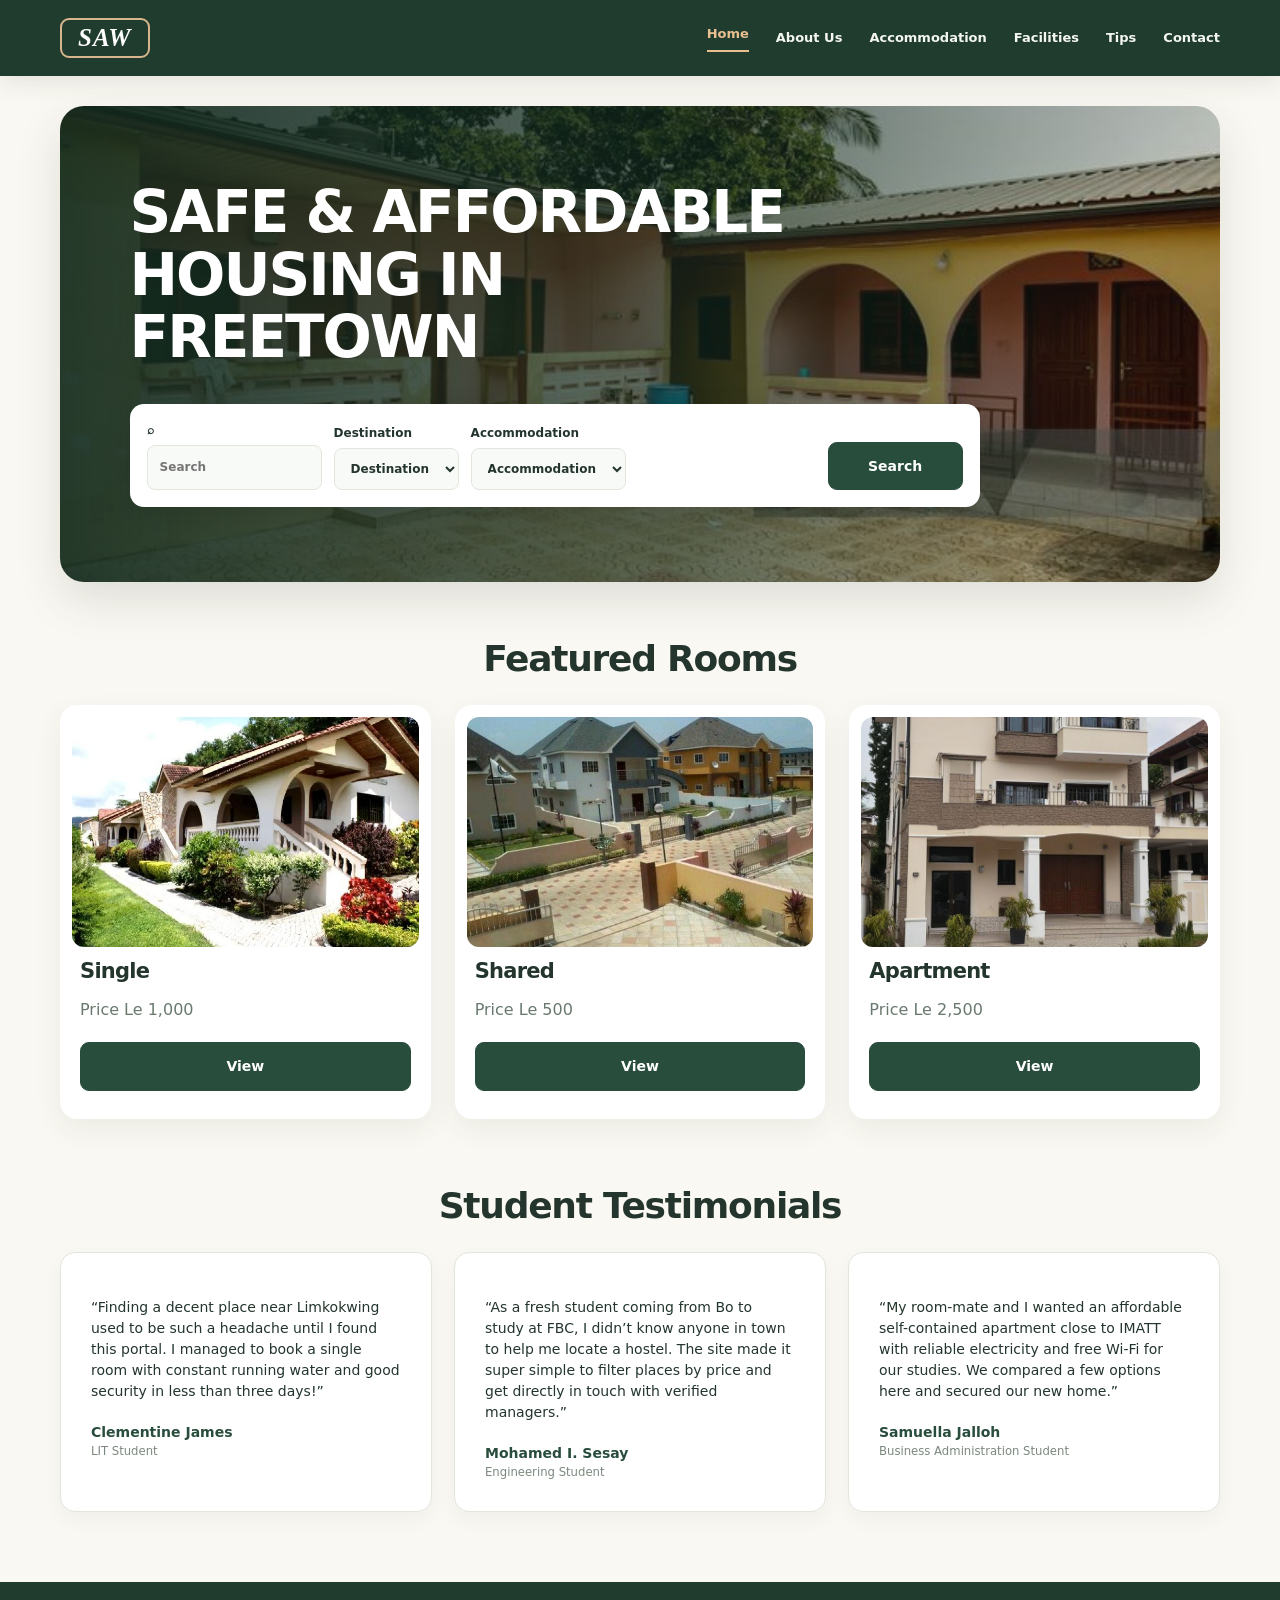
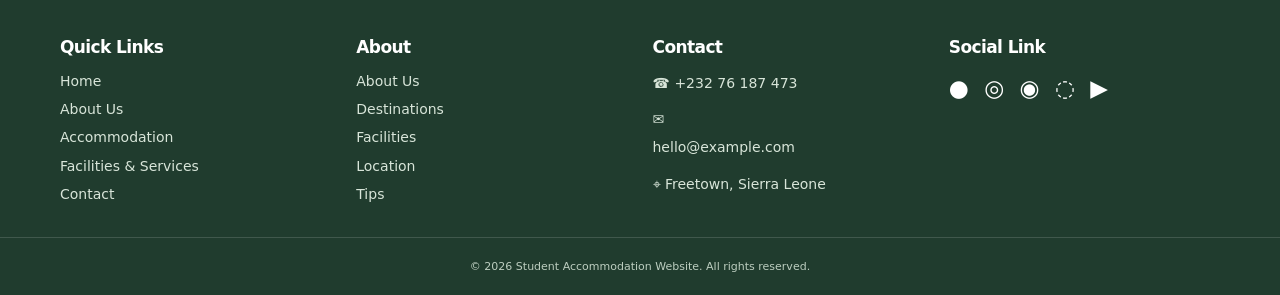
<file: index.html>
<!DOCTYPE html>
<html lang="en">

<head>
    <meta charset="UTF-8">
    <meta name="viewport" content="width=device-width, initial-scale=1">
    <title>Home | Student Accommodation Website</title>
    <link rel="stylesheet" href="style.css">
</head>

<body>
    <header class="top">
        <div class="wrap nav"><a class="logo" href="index.html">SAW</a>
            <nav aria-label="Main navigation"><a href="index.html" class="active">Home</a><a href="about.html"
                    class="">About Us</a><a href="accommodation.html" class="">Accommodation</a><a
                    href="facilities.html" class="">Facilities</a><a href="tips.html" class="">Tips</a><a
                    href="contact.html" class="">Contact</a></nav>
        </div>
    </header>
    <main class="wrap">
        <section class="home-hero">
            <h1>SAFE &amp; AFFORDABLE<br>HOUSING IN FREETOWN</h1>
            <form class="hero-search" action="accommodation.html" method="get"><label class="search-small">⌕ <input
                        name="q" placeholder="Search" aria-label="Search housing"></label><label>Destination <select
                        name="location">
                        <option value="">Destination</option>
                        <option>Freetown</option>
                        <option>Hill Station</option>
                        <option>Juba</option>
                    </select></label><label>Accommodation <select name="type">
                        <option value="">Accommodation</option>
                        <option>Single</option>
                        <option>Shared</option>
                        <option>Apartment</option>
                    </select></label><button class="black-btn" type="submit">Search</button></form>
        </section>
        <h2 class="center">Featured Rooms</h2>
        <section class="featured-grid">
            <article class="featured">
                <div class="placeholder room-img" role="img" aria-label="Image placeholder"></div>
                <h3>Single</h3>
                <p>Price Le 1,000</p><a class="black-btn" href="accommodation.html#single">View</a>
            </article>
            <article class="featured">
                <div class="placeholder room-img" role="img" aria-label="Image placeholder"></div>
                <h3>Shared</h3>
                <p>Price Le 500</p><a class="black-btn" href="accommodation.html#shared">View</a>
            </article>
            <article class="featured">
                <div class="placeholder room-img" role="img" aria-label="Image placeholder"></div>
                <h3>Apartment</h3>
                <p>Price Le 2,500</p><a class="black-btn" href="accommodation.html#apartment">View</a>
            </article>
        </section>
        <h2 class="center">Student Testimonials</h2>
        <section class="testimonial-grid">
            <blockquote>
                <p>“Finding a decent place near Limkokwing used to be such a headache until I found this portal. I
                    managed to book a single room with constant running water and good security in less than three
                    days!”</p><strong>Clementine James</strong><small>LIT Student</small>
            </blockquote>
            <blockquote>
                <p>“As a fresh student coming from Bo to study at FBC, I didn’t know anyone in town to help me locate a
                    hostel. The site made it super simple to filter places by price and get directly in touch with
                    verified managers.”</p><strong>Mohamed I. Sesay</strong><small>Engineering Student</small>
            </blockquote>
            <blockquote>
                <p>“My room-mate and I wanted an affordable self-contained apartment close to IMATT with reliable
                    electricity and free Wi-Fi for our studies. We compared a few options here and secured our new
                    home.”</p><strong>Samuella Jalloh</strong><small>Business Administration Student</small>
            </blockquote>
        </section>
    </main>
    <footer>
        <div class="wrap footer-grid">
            <section>
                <h3>Quick Links</h3><a href="index.html">Home</a><a href="about.html">About Us</a><a
                    href="accommodation.html">Accommodation</a><a href="facilities.html">Facilities &amp; Services</a><a
                    href="contact.html">Contact</a>
            </section>
            <section>
                <h3>About</h3><a href="about.html">About Us</a><a href="accommodation.html">Destinations</a><a
                    href="facilities.html">Facilities</a><a href="contact.html">Location</a><a href="tips.html">Tips</a>
            </section>
            <section>
                <h3>Contact</h3>
                <p>☎ +232 76 187 473</p>
                <p>✉ <a href="mailto:hello@example.com">hello@example.com</a></p>
                <p>⌖ Freetown, Sierra Leone</p>
            </section>
            <section>
                <h3>Social Link</h3>
                <div class="social">● ◎ ◉ ◌ ▶</div>
            </section>
        </div>
        <p class="copyright">© 2026 Student Accommodation Website. All rights reserved.</p>
    </footer>
</body>

</html>
</file>
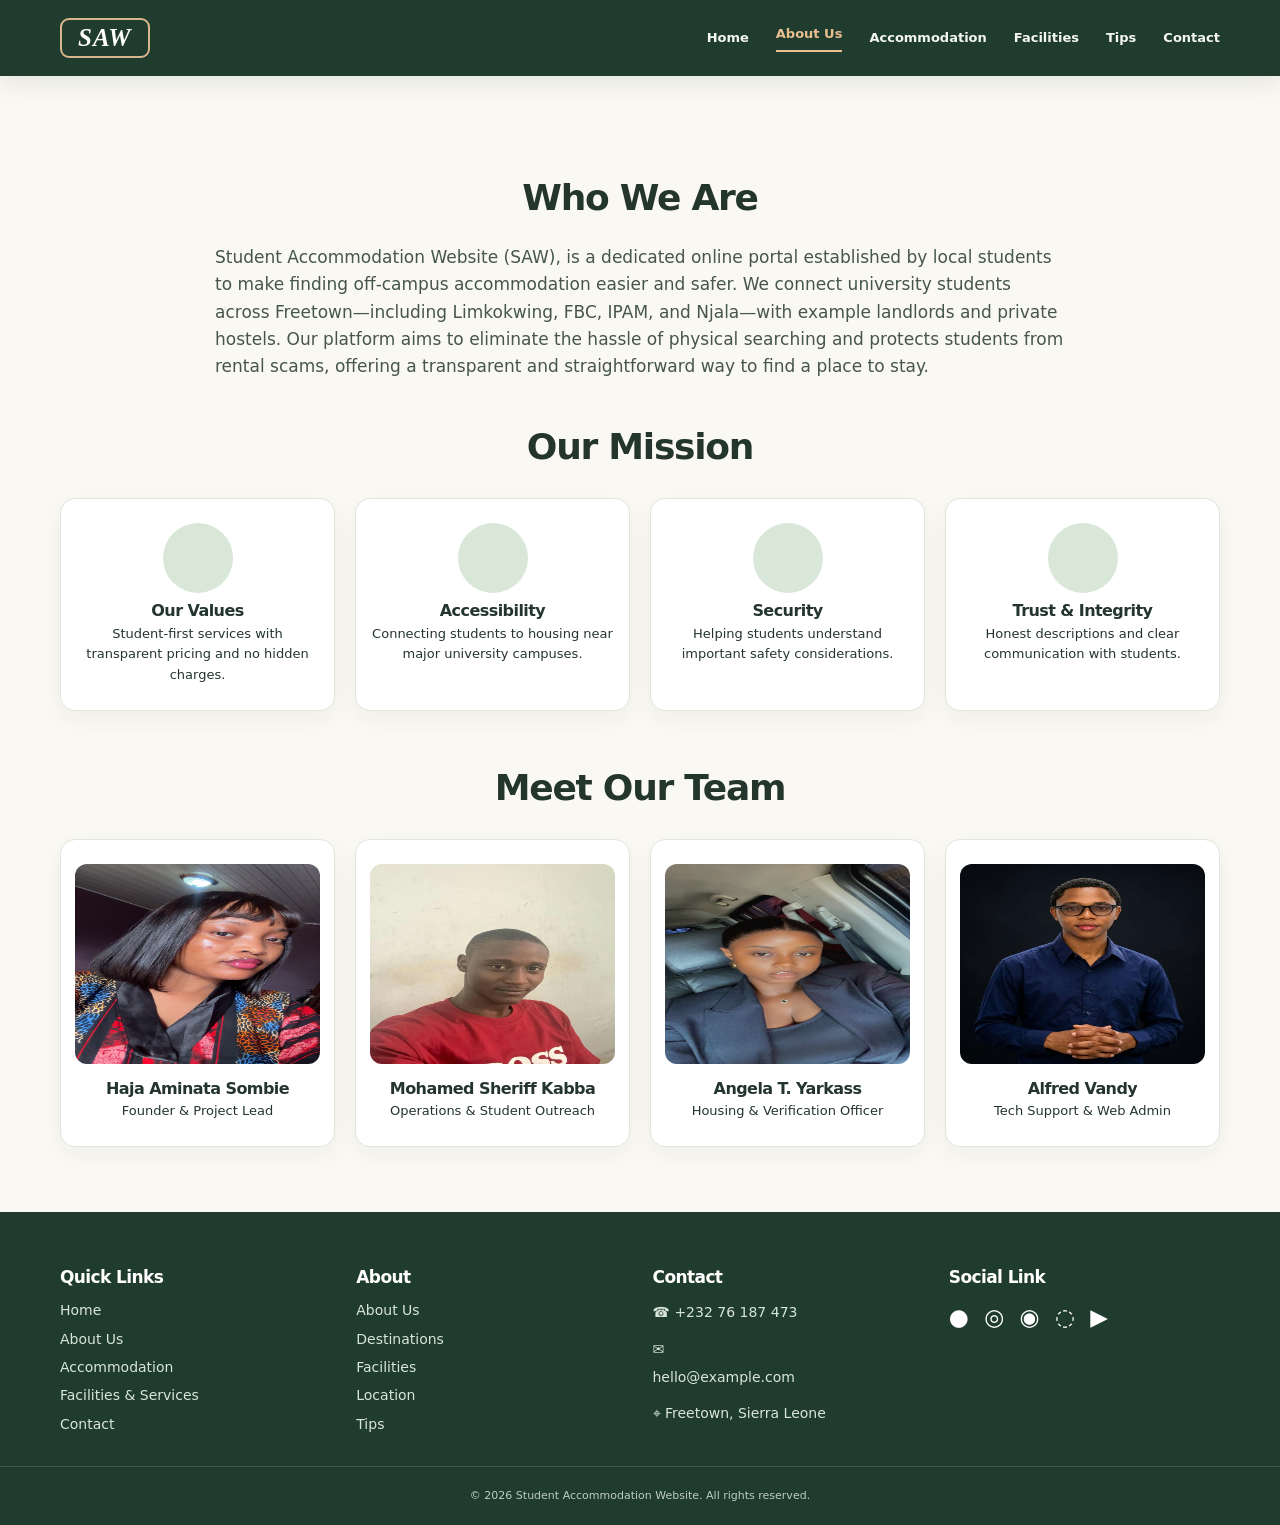
<file: about.html>
<!DOCTYPE html>
<html lang="en">

<head>
    <meta charset="UTF-8">
    <meta name="viewport" content="width=device-width, initial-scale=1">
    <title>About Us | Student Accommodation Website</title>
    <link rel="stylesheet" href="style.css">
</head>

<body>
    <header class="top">
        <div class="wrap nav"><a class="logo" href="index.html">SAW</a>
            <nav aria-label="Main navigation"><a href="index.html" class="">Home</a><a href="about.html"
                    class="active">About Us</a><a href="accommodation.html" class="">Accommodation</a><a
                    href="facilities.html" class="">Facilities</a><a href="tips.html" class="">Tips</a><a
                    href="contact.html" class="">Contact</a></nav>
        </div>
    </header>
    <main class="wrap">
        <div class="about-space"></div>
        <h2 class="center">Who We Are</h2>
        <p class="about-copy">Student Accommodation Website (SAW), is a dedicated online portal established by local
            students to make finding off-campus accommodation easier and safer. We connect university students across
            Freetown—including Limkokwing, FBC, IPAM, and Njala—with example landlords and private hostels. Our platform
            aims to eliminate the hassle of physical searching and protects students from rental scams, offering a
            transparent and straightforward way to find a place to stay.</p>
        <h2 class="center">Our Mission</h2>
        <section class="mission-grid">
            <article>
                <div class="placeholder tiny-img" role="img" aria-label="Image placeholder"></div>
                <h3>Our Values</h3>
                <p>Student-first services with transparent pricing and no hidden charges.</p>
            </article>
            <article>
                <div class="placeholder tiny-img" role="img" aria-label="Image placeholder"></div>
                <h3>Accessibility</h3>
                <p>Connecting students to housing near major university campuses.</p>
            </article>
            <article>
                <div class="placeholder tiny-img" role="img" aria-label="Image placeholder"></div>
                <h3>Security</h3>
                <p>Helping students understand important safety considerations.</p>
            </article>
            <article>
                <div class="placeholder tiny-img" role="img" aria-label="Image placeholder"></div>
                <h3>Trust & Integrity</h3>
                <p>Honest descriptions and clear communication with students.</p>
            </article>
        </section>
        <h2 class="center">Meet Our Team</h2>
        <section class="team-grid">
            <article class="fic">
                <img src="./images/sombie.jpeg" alt="sombie">
                <h3>Haja Aminata Sombie</h3>
                <p>Founder & Project Lead</p>
            </article>
            <article class="fic2">
                <img src="./images/kabbia.jpeg" alt="kabbia">
                <h3>Mohamed Sheriff Kabba</h3>
                <p>Operations & Student Outreach</p>
            </article>

            <article class="fic3">
                <img src="./images/angela.jpeg" alt="angela">
                <h3>Angela T. Yarkass</h3>
                <p>Housing & Verification Officer</p>
            </article>
            <article class="fic4">
                <img src="./images/alfred.jpeg" alt="alfred vandy">
                <h3>Alfred Vandy</h3>
                <p>Tech Support & Web Admin</p>
            </article>
        </section>
    </main>
    <footer>
        <div class="wrap footer-grid">
            <section>
                <h3>Quick Links</h3><a href="index.html">Home</a><a href="about.html">About Us</a><a
                    href="accommodation.html">Accommodation</a><a href="facilities.html">Facilities &amp; Services</a><a
                    href="contact.html">Contact</a>
            </section>
            <section>
                <h3>About</h3><a href="about.html">About Us</a><a href="accommodation.html">Destinations</a><a
                    href="facilities.html">Facilities</a><a href="contact.html">Location</a><a href="tips.html">Tips</a>
            </section>
            <section>
                <h3>Contact</h3>
                <p>☎ +232 76 187 473</p>
                <p>✉ <a href="mailto:hello@example.com">hello@example.com</a></p>
                <p>⌖ Freetown, Sierra Leone</p>
            </section>
            <section>
                <h3>Social Link</h3>
                <div class="social">● ◎ ◉ ◌ ▶</div>
            </section>
        </div>
        <p class="copyright">© 2026 Student Accommodation Website. All rights reserved.</p>
    </footer>
</body>

</html>
</file>
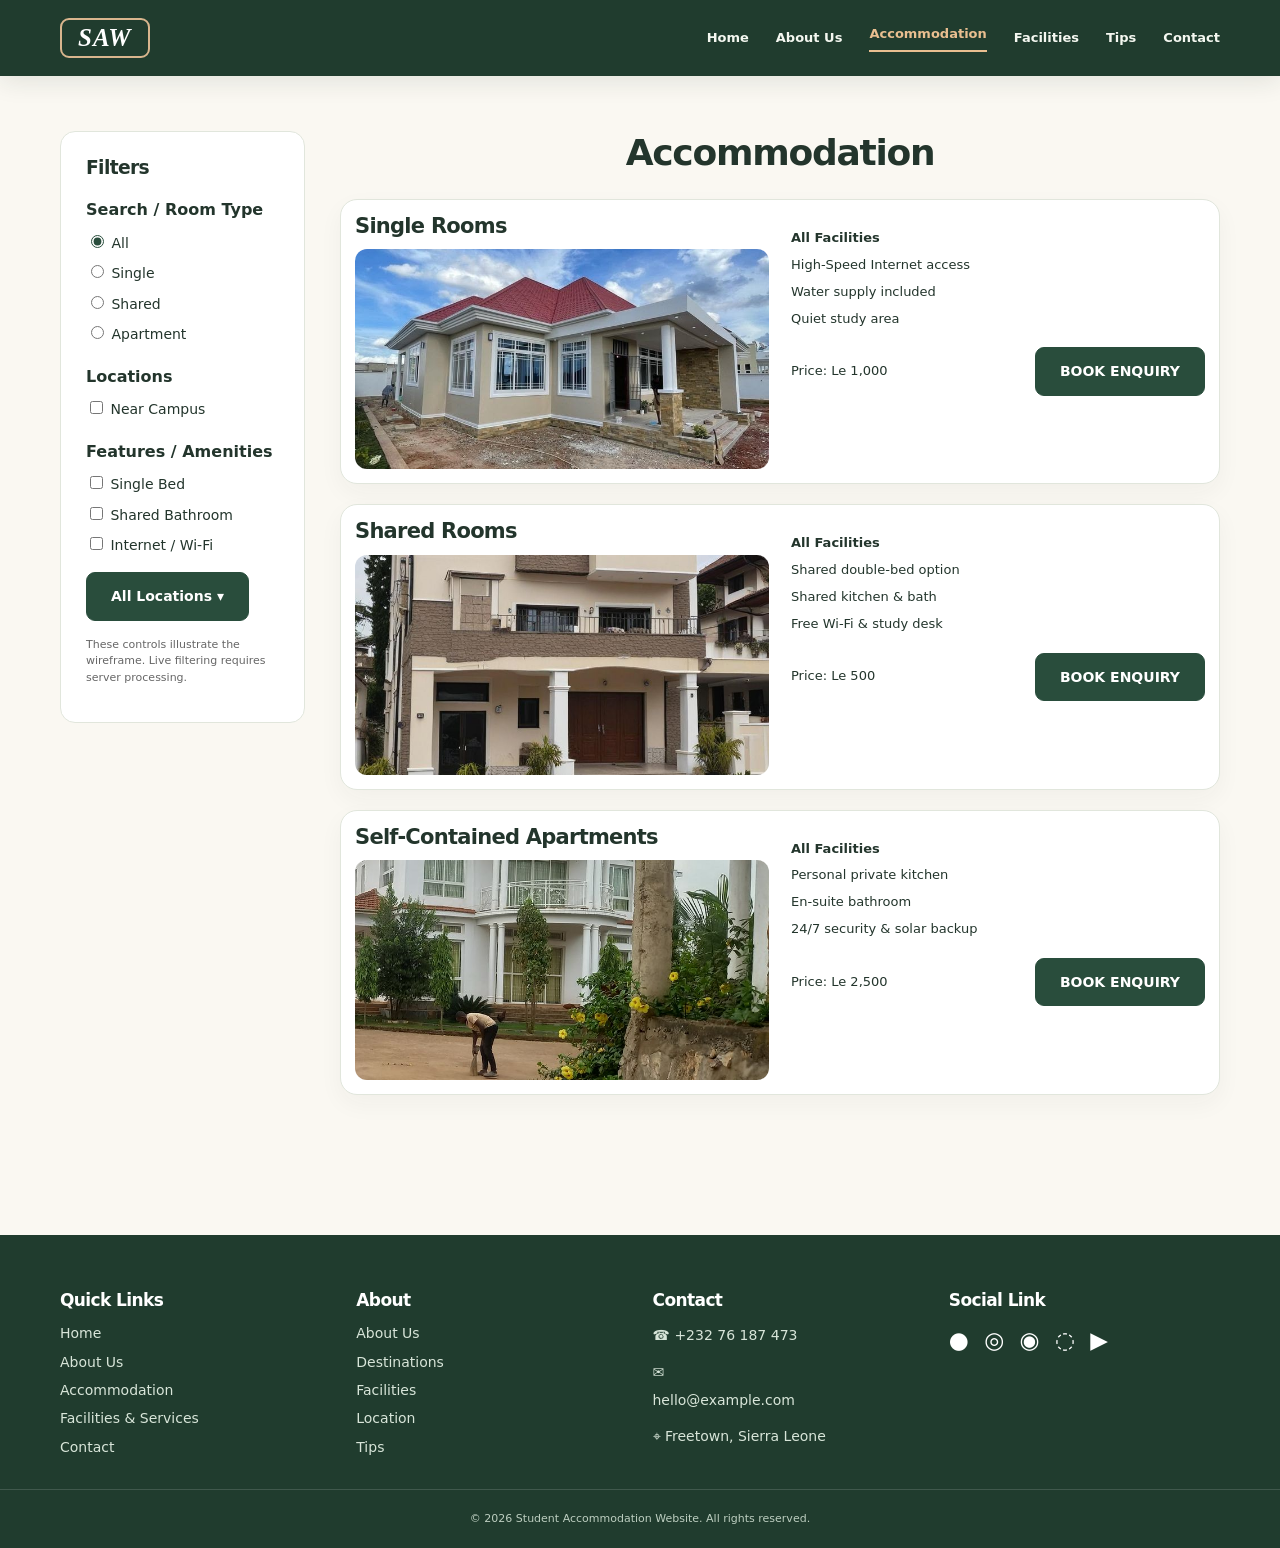
<file: accommodation.html>
<!DOCTYPE html>
<html lang="en">

<head>
    <meta charset="UTF-8">
    <meta name="viewport" content="width=device-width, initial-scale=1">
    <title>Accommodation | Student Accommodation Website</title>
    <link rel="stylesheet" href="style.css">
</head>

<body>
    <header class="top">
        <div class="wrap nav"><a class="logo" href="index.html">SAW</a>
            <nav aria-label="Main navigation"><a href="index.html" class="">Home</a><a href="about.html" class="">About
                    Us</a><a href="accommodation.html" class="active">Accommodation</a><a href="facilities.html"
                    class="">Facilities</a><a href="tips.html" class="">Tips</a><a href="contact.html"
                    class="">Contact</a></nav>
        </div>
    </header>
    <main class="wrap">
        <div class="accom-layout">
            <aside class="filters">
                <h3>Filters</h3>
                <form action="accommodation.html" method="get">
                    <h4>Search / Room Type</h4><label><input type="radio" name="type" value="all" checked>
                        All</label><label><input type="radio" name="type" value="single"> Single</label><label><input
                            type="radio" name="type" value="shared"> Shared</label><label><input type="radio"
                            name="type" value="apartment"> Apartment</label>
                    <h4>Locations</h4><label><input type="checkbox" name="location" value="near-campus"> Near
                        Campus</label>
                    <h4>Features / Amenities</h4><label><input type="checkbox" name="feature" value="single"> Single
                        Bed</label><label><input type="checkbox" name="feature" value="shared"> Shared
                        Bathroom</label><label><input type="checkbox" name="feature" value="wifi"> Internet /
                        Wi-Fi</label>
                    <p><button class="black-btn" type="submit">All Locations ▾</button></p>
                </form>
                <p class="note">These controls illustrate the wireframe. Live filtering requires server processing.</p>
            </aside>
            <section class="listing-col">
                <h2 class="center">Accommodation</h2>
                <article id="single" class="listing">
                    <div>
                        <h3>Single Rooms</h3>
                        <div class="placeholder listing-img" role="img" aria-label="Image placeholder"></div>
                    </div>
                    <div class="listing-text">
                        <p><strong>All Facilities</strong></p>
                        <p>High-Speed Internet access</p>
                        <p>Water supply included</p>
                        <p>Quiet study area</p>
                        <div class="listing-action"><span>Price: Le 1,000</span><a href="contact.html#enquiry"
                                class="black-btn">BOOK ENQUIRY</a></div>
                    </div>
                </article>
                <article id="shared" class="listing">
                    <div>
                        <h3>Shared Rooms</h3>
                        <div class="placeholder listing-img" role="img" aria-label="Image placeholder"></div>
                    </div>
                    <div class="listing-text">
                        <p><strong>All Facilities</strong></p>
                        <p>Shared double-bed option</p>
                        <p>Shared kitchen & bath</p>
                        <p>Free Wi-Fi & study desk</p>
                        <div class="listing-action"><span>Price: Le 500</span><a href="contact.html#enquiry"
                                class="black-btn">BOOK ENQUIRY</a></div>
                    </div>
                </article>
                <article id="apartment" class="listing">
                    <div>
                        <h3>Self-Contained Apartments</h3>
                        <div class="placeholder listing-img" role="img" aria-label="Image placeholder"></div>
                    </div>
                    <div class="listing-text">
                        <p><strong>All Facilities</strong></p>
                        <p>Personal private kitchen</p>
                        <p>En-suite bathroom</p>
                        <p>24/7 security & solar backup</p>
                        <div class="listing-action"><span>Price: Le 2,500</span><a href="contact.html#enquiry"
                                class="black-btn">BOOK ENQUIRY</a></div>
                    </div>
                </article>
            </section>
        </div>
    </main>
    <footer>
        <div class="wrap footer-grid">
            <section>
                <h3>Quick Links</h3><a href="index.html">Home</a><a href="about.html">About Us</a><a
                    href="accommodation.html">Accommodation</a><a href="facilities.html">Facilities &amp; Services</a><a
                    href="contact.html">Contact</a>
            </section>
            <section>
                <h3>About</h3><a href="about.html">About Us</a><a href="accommodation.html">Destinations</a><a
                    href="facilities.html">Facilities</a><a href="contact.html">Location</a><a href="tips.html">Tips</a>
            </section>
            <section>
                <h3>Contact</h3>
                <p>☎ +232 76 187 473</p>
                <p>✉ <a href="mailto:hello@example.com">hello@example.com</a></p>
                <p>⌖ Freetown, Sierra Leone</p>
            </section>
            <section>
                <h3>Social Link</h3>
                <div class="social">● ◎ ◉ ◌ ▶</div>
            </section>
        </div>
        <p class="copyright">© 2026 Student Accommodation Website. All rights reserved.</p>
    </footer>
</body>

</html>
</file>
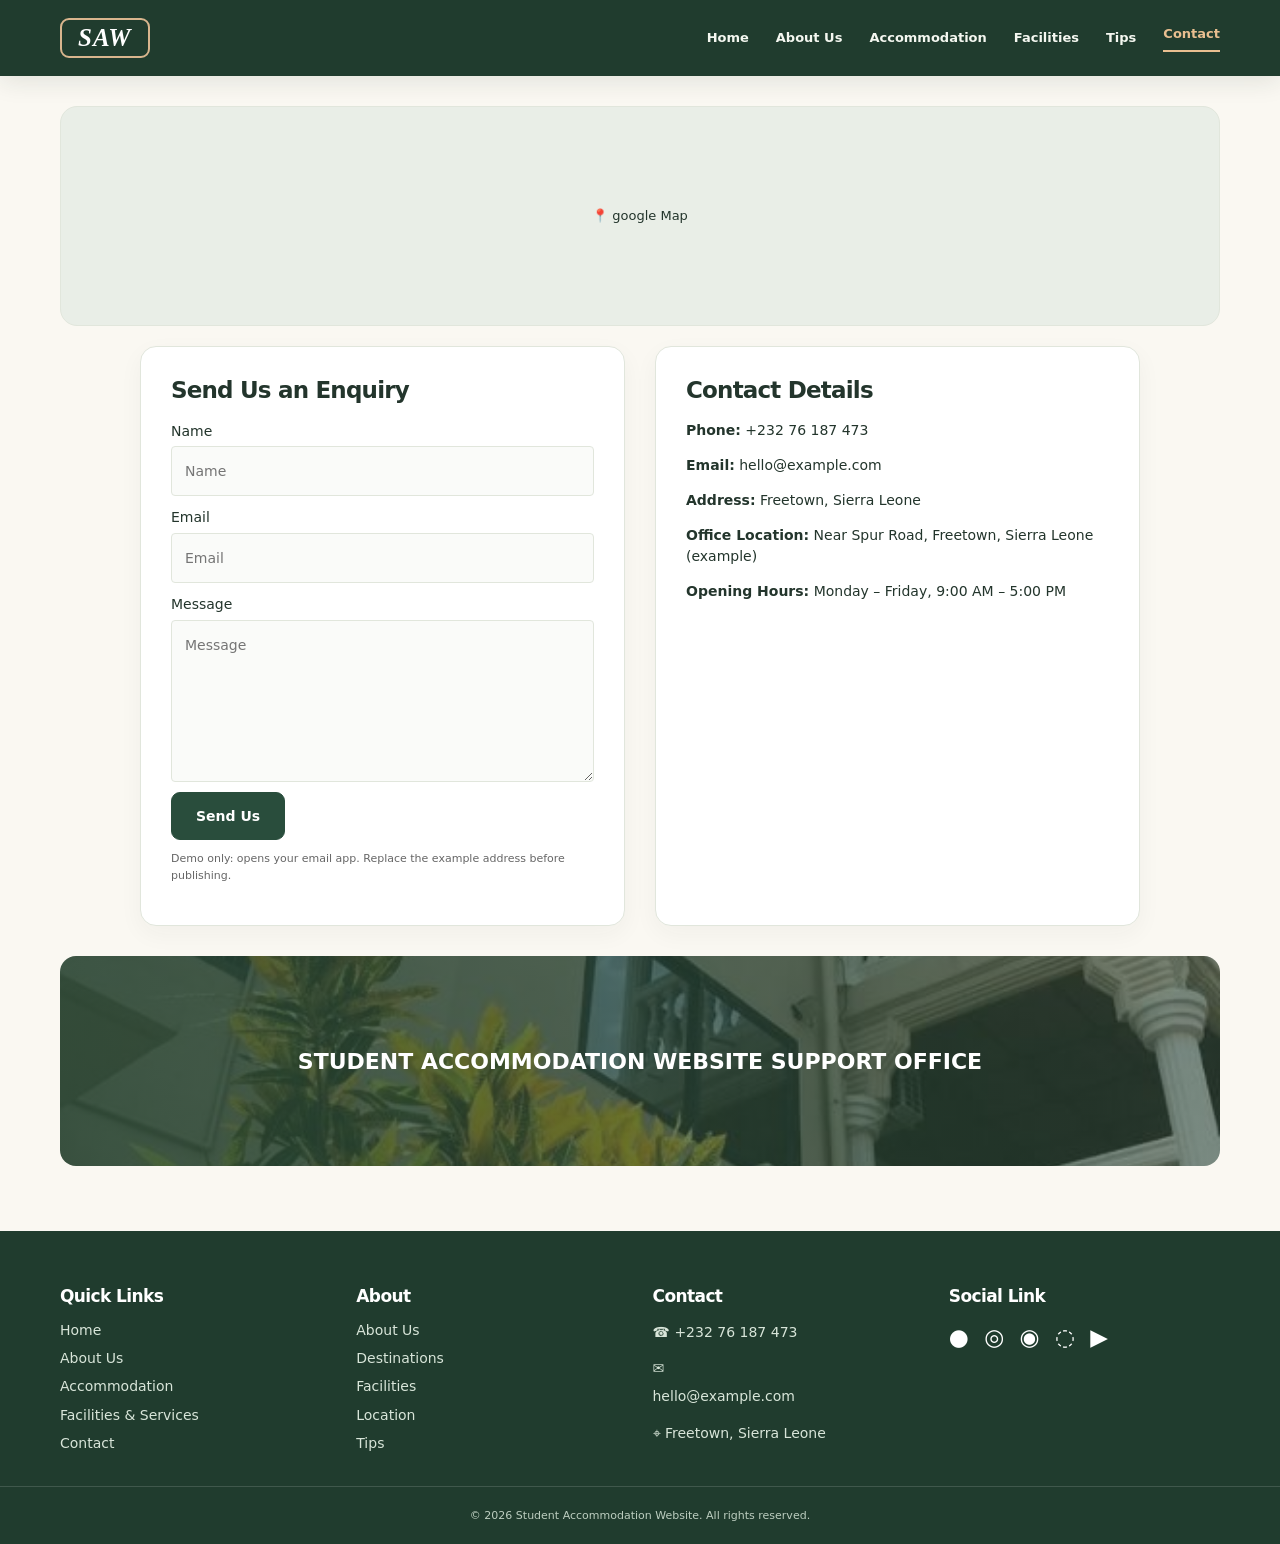
<file: contact.html>
<!DOCTYPE html>
<html lang="en">

<head>
    <meta charset="UTF-8">
    <meta name="viewport" content="width=device-width, initial-scale=1">
    <title>Contact | Student Accommodation Website</title>
    <link rel="stylesheet" href="style.css">
</head>

<body>
    <header class="top">
        <div class="wrap nav"><a class="logo" href="index.html">SAW</a>
            <nav aria-label="Main navigation"><a href="index.html" class="">Home</a><a href="about.html" class="">About
                    Us</a><a href="accommodation.html" class="">Accommodation</a><a href="facilities.html"
                    class="">Facilities</a><a href="tips.html" class="">Tips</a><a href="contact.html"
                    class="active">Contact</a></nav>
        </div>
    </header>
    <main class="wrap">
        <div class="map-placeholder">📍 google Map</div>
        <section class="contact-grid">
            <form class="contact-form" id="enquiry" action="mailto:hello@example.com" method="post"
                enctype="text/plain">
                <h3>Send Us an Enquiry</h3><label>Name<input type="text" name="name" required
                        placeholder="Name"></label><label>Email<input type="email" name="email" required
                        placeholder="Email"></label><label>Message<textarea name="message" rows="6" required
                        placeholder="Message"></textarea></label><button class="black-btn" type="submit">Send
                    Us</button>
                <p class="note">Demo only: opens your email app. Replace the example address before publishing.</p>
            </form>
            <div class="contact-details">
                <h3>Contact Details</h3>
                <p><strong>Phone:</strong> +232 76 187 473</p>
                <p><strong>Email:</strong> hello@example.com</p>
                <p><strong>Address:</strong> Freetown, Sierra Leone</p>
                <p><strong>Office Location:</strong> Near Spur Road, Freetown, Sierra Leone (example)</p>
                <p><strong>Opening Hours:</strong> Monday – Friday, 9:00 AM – 5:00 PM</p>
            </div>
        </section>
        <div class="support-placeholder">STUDENT ACCOMMODATION WEBSITE SUPPORT OFFICE</div>
    </main>
    <footer>
        <div class="wrap footer-grid">
            <section>
                <h3>Quick Links</h3><a href="index.html">Home</a><a href="about.html">About Us</a><a
                    href="accommodation.html">Accommodation</a><a href="facilities.html">Facilities &amp; Services</a><a
                    href="contact.html">Contact</a>
            </section>
            <section>
                <h3>About</h3><a href="about.html">About Us</a><a href="accommodation.html">Destinations</a><a
                    href="facilities.html">Facilities</a><a href="contact.html">Location</a><a href="tips.html">Tips</a>
            </section>
            <section>
                <h3>Contact</h3>
                <p>☎ +232 76 187 473</p>
                <p>✉ <a href="mailto:hello@example.com">hello@example.com</a></p>
                <p>⌖ Freetown, Sierra Leone</p>
            </section>
            <section>
                <h3>Social Link</h3>
                <div class="social">● ◎ ◉ ◌ ▶</div>
            </section>
        </div>
        <p class="copyright">© 2026 Student Accommodation Website. All rights reserved.</p>
    </footer>
</body>

</html>
</file>
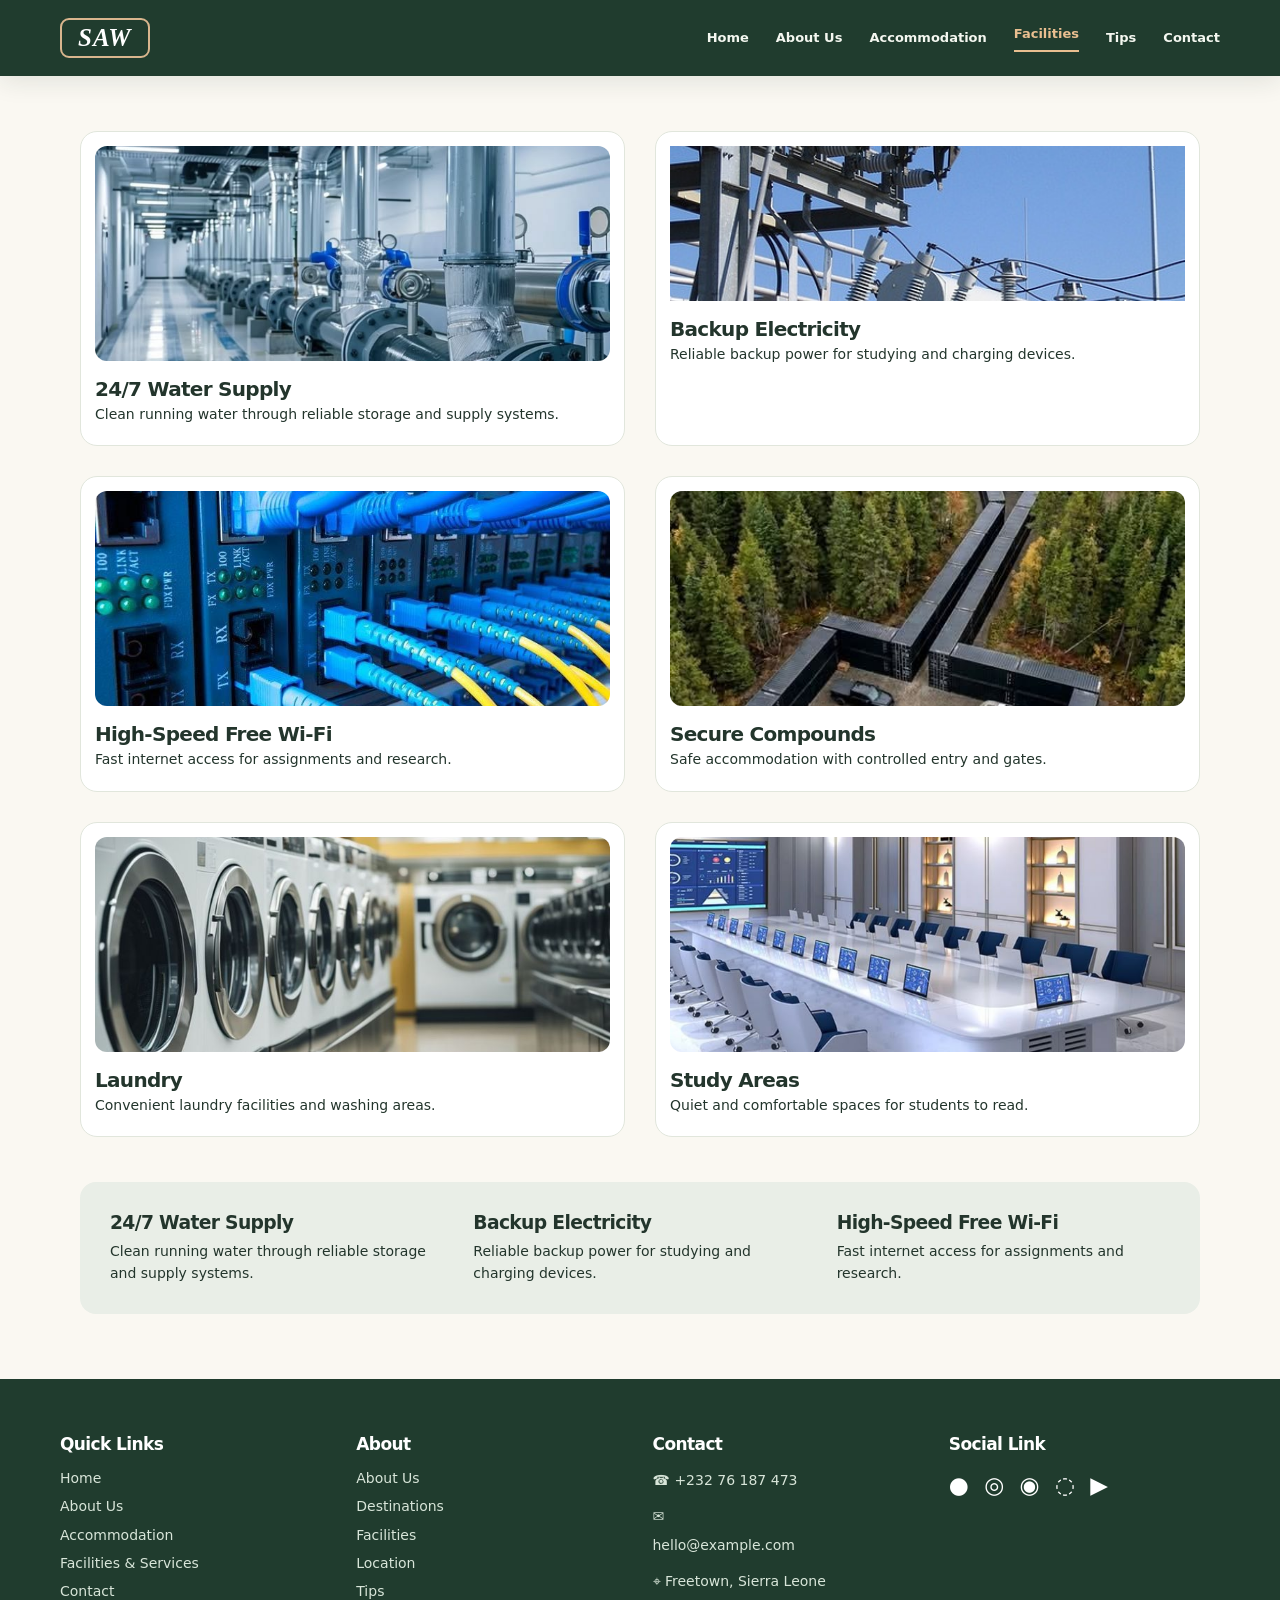
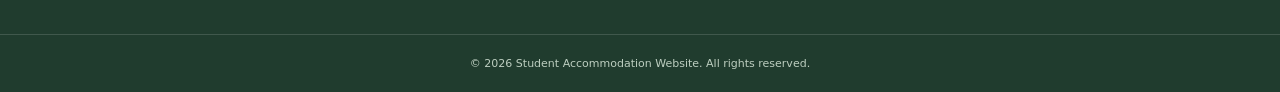
<file: facilities.html>
<!DOCTYPE html>
<html lang="en">

<head>
    <meta charset="UTF-8">
    <meta name="viewport" content="width=device-width, initial-scale=1">
    <title>Facilities | Student Accommodation Website</title>
    <link rel="stylesheet" href="style.css">
</head>

<body>
    <header class="top">
        <div class="wrap nav"><a class="logo" href="index.html">SAW</a>
            <nav aria-label="Main navigation"><a href="index.html" class="">Home</a><a href="about.html" class="">About
                    Us</a><a href="accommodation.html" class="">Accommodation</a><a href="facilities.html"
                    class="active">Facilities</a><a href="tips.html" class="">Tips</a><a href="contact.html"
                    class="">Contact</a></nav>
        </div>
    </header>
    <main class="wrap">
        <section class="facilities-grid">
            <article>
                <div class="placeholder facility-img" role="img" aria-label="Image placeholder"></div>
                <h3>24/7 Water Supply</h3>
                <p>Clean running water through reliable storage and supply systems.</p>
            </article>
            <article>
                <div class="placeholder facility-img" role="img" aria-label="Image placeholder"></div>
                <h3>Backup Electricity</h3>
                <p>Reliable backup power for studying and charging devices.</p>
            </article>
            <article>
                <div class="placeholder facility-img" role="img" aria-label="Image placeholder"></div>
                <h3>High-Speed Free Wi-Fi</h3>
                <p>Fast internet access for assignments and research.</p>
            </article>
            <article>
                <div class="placeholder facility-img" role="img" aria-label="Image placeholder"></div>
                <h3>Secure Compounds</h3>
                <p>Safe accommodation with controlled entry and gates.</p>
            </article>
            <article>
                <div class="placeholder facility-img" role="img" aria-label="Image placeholder"></div>
                <h3>Laundry</h3>
                <p>Convenient laundry facilities and washing areas.</p>
            </article>
            <article>
                <div class="placeholder facility-img" role="img" aria-label="Image placeholder"></div>
                <h3>Study Areas</h3>
                <p>Quiet and comfortable spaces for students to read.</p>
            </article>
        </section>
        <div class="facility-summary">
            <article>
                <h3>24/7 Water Supply</h3>
                <p>Clean running water through reliable storage and supply systems.</p>
            </article>
            <article>
                <h3>Backup Electricity</h3>
                <p>Reliable backup power for studying and charging devices.</p>
            </article>
            <article>
                <h3>High-Speed Free Wi-Fi</h3>
                <p>Fast internet access for assignments and research.</p>
            </article>
        </div>
    </main>
    <footer>
        <div class="wrap footer-grid">
            <section>
                <h3>Quick Links</h3><a href="index.html">Home</a><a href="about.html">About Us</a><a
                    href="accommodation.html">Accommodation</a><a href="facilities.html">Facilities &amp; Services</a><a
                    href="contact.html">Contact</a>
            </section>
            <section>
                <h3>About</h3><a href="about.html">About Us</a><a href="accommodation.html">Destinations</a><a
                    href="facilities.html">Facilities</a><a href="contact.html">Location</a><a href="tips.html">Tips</a>
            </section>
            <section>
                <h3>Contact</h3>
                <p>☎ +232 76 187 473</p>
                <p>✉ <a href="mailto:hello@example.com">hello@example.com</a></p>
                <p>⌖ Freetown, Sierra Leone</p>
            </section>
            <section>
                <h3>Social Link</h3>
                <div class="social">● ◎ ◉ ◌ ▶</div>
            </section>
        </div>
        <p class="copyright">© 2026 Student Accommodation Website. All rights reserved.</p>
    </footer>
</body>

</html>
</file>
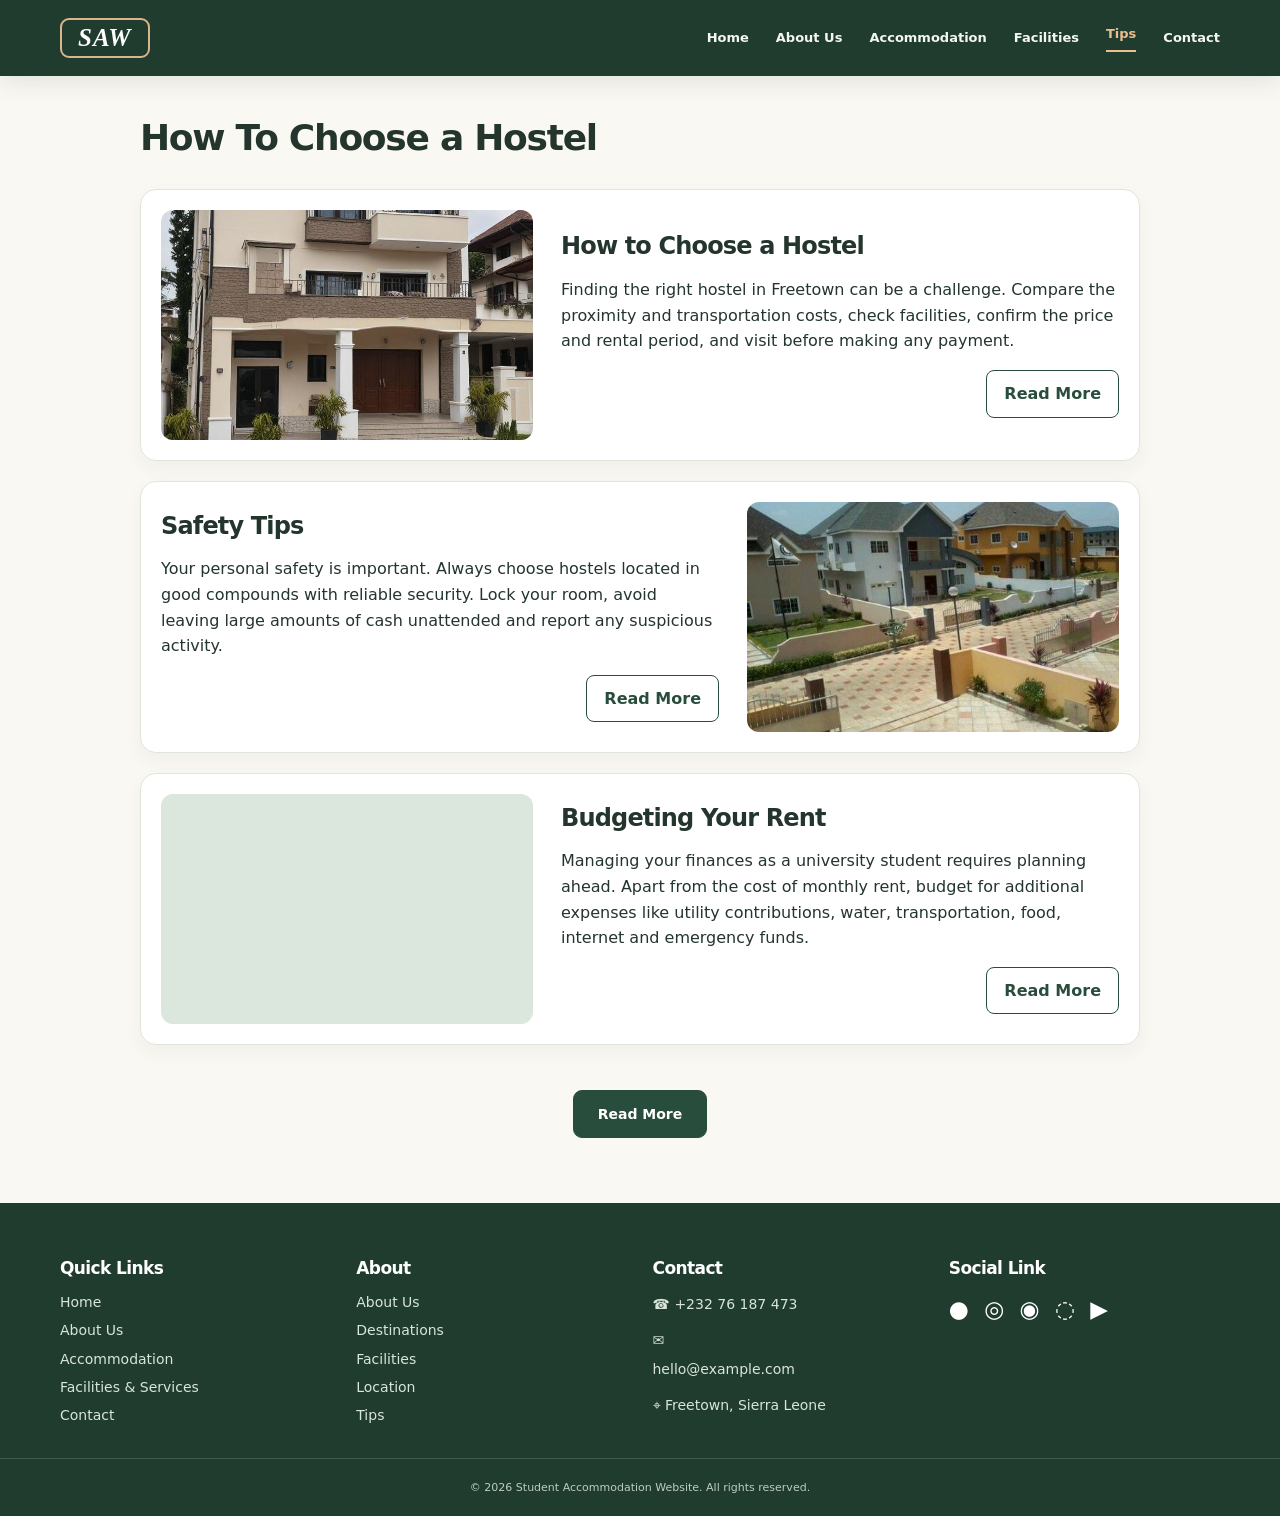
<file: tips.html>
<!DOCTYPE html>
<html lang="en">

<head>
    <meta charset="UTF-8">
    <meta name="viewport" content="width=device-width, initial-scale=1">
    <title>Tips | Student Accommodation Website</title>
    <link rel="stylesheet" href="style.css">
</head>

<body>
    <header class="top">
        <div class="wrap nav"><a class="logo" href="index.html">SAW</a>
            <nav aria-label="Main navigation"><a href="index.html" class="">Home</a><a href="about.html" class="">About
                    Us</a><a href="accommodation.html" class="">Accommodation</a><a href="facilities.html"
                    class="">Facilities</a><a href="tips.html" class="active">Tips</a><a href="contact.html"
                    class="">Contact</a></nav>
        </div>
    </header>
    <main class="wrap">
        <section class="tips">
            <h2>How To Choose a Hostel</h2>
            <article class="tip ">
                <div class="placeholder tip-img" role="img" aria-label="Image placeholder"></div>
                <div>
                    <h3>How to Choose a Hostel</h3>
                    <p>Finding the right hostel in Freetown can be a challenge. Compare the proximity and transportation
                        costs, check facilities, confirm the price and rental period, and visit before making any
                        payment.</p><a href="contact.html" class="outline-btn">Read More</a>
                </div>
            </article>
            <article class="tip reverse">
                <div class="placeholder tip-img" role="img" aria-label="Image placeholder"></div>
                <div>
                    <h3>Safety Tips</h3>
                    <p>Your personal safety is important. Always choose hostels located in good compounds with reliable
                        security. Lock your room, avoid leaving large amounts of cash unattended and report any
                        suspicious activity.</p><a href="contact.html" class="outline-btn">Read More</a>
                </div>
            </article>
            <article class="tip ">
                <div class="placeholder tip-img" role="img" aria-label="Image placeholder"></div>
                <div>
                    <h3>Budgeting Your Rent</h3>
                    <p>Managing your finances as a university student requires planning ahead. Apart from the cost of
                        monthly rent, budget for additional expenses like utility contributions, water, transportation,
                        food, internet and emergency funds.</p><a href="contact.html" class="outline-btn">Read More</a>
                </div>
            </article>
            <p class="center"><a href="accommodation.html" class="black-btn">Read More</a></p>
        </section>
    </main>
    <footer>
        <div class="wrap footer-grid">
            <section>
                <h3>Quick Links</h3><a href="index.html">Home</a><a href="about.html">About Us</a><a
                    href="accommodation.html">Accommodation</a><a href="facilities.html">Facilities &amp; Services</a><a
                    href="contact.html">Contact</a>
            </section>
            <section>
                <h3>About</h3><a href="about.html">About Us</a><a href="accommodation.html">Destinations</a><a
                    href="facilities.html">Facilities</a><a href="contact.html">Location</a><a href="tips.html">Tips</a>
            </section>
            <section>
                <h3>Contact</h3>
                <p>☎ +232 76 187 473</p>
                <p>✉ <a href="mailto:hello@example.com">hello@example.com</a></p>
                <p>⌖ Freetown, Sierra Leone</p>
            </section>
            <section>
                <h3>Social Link</h3>
                <div class="social">● ◎ ◉ ◌ ▶</div>
            </section>
        </div>
        <p class="copyright">© 2026 Student Accommodation Website. All rights reserved.</p>
    </footer>
</body>

</html>
</file>
<file: style.css>
* {
    box-sizing: border-box
}

html {
    scroll-behavior: smooth
}

body {
    margin: 0;
    color: #101010;
    background: white;
    font: 14px Arial, Helvetica, sans-serif
}

a {
    color: inherit
}

button,
input,
select,
textarea {
    font: inherit
}

button,
a {
    cursor: pointer
}

.wrap {
    width: min(1050px, 94%);
    margin: auto
}

.top {
    background: #050505;
    color: #fff
}

.nav {
    display: flex;
    justify-content: space-between;
    align-items: center;
    min-height: 48px;
    gap: 25px
}

.logo {
    font-family: Georgia, serif;
    border: 1px solid white;
    padding: 3px 12px;
    font-style: italic;
    text-decoration: none
}

.nav nav {
    display: flex;
    gap: 25px;
    align-items: center
}

.nav nav a {
    text-decoration: none;
    font-size: 12px
}

.nav nav a:hover,
.nav nav a.active {
    text-decoration: underline;
    text-underline-offset: 5px
}

main {
    min-height: 480px
}

.center {
    text-align: center
}

.black-btn {
    display: inline-block;
    background: #000;
    color: #fff;
    border: 1px solid #000;
    border-radius: 5px;
    padding: 8px 19px;
    text-align: center;
    text-decoration: none;
    font-size: 12px;
    font-weight: 700
}

.black-btn:hover {
    background: #333
}

.outline-btn {
    display: inline-block;
    border: 1px solid #111;
    border-radius: 4px;
    padding: 7px 16px;
    text-decoration: none
}

.placeholder {
    border: 1px solid #bbb;
    position: relative;
    background: linear-gradient(to bottom right, transparent calc(50% - .6px), #bfbfbf 50%, transparent calc(50% + .6px)), linear-gradient(to top right, transparent calc(50% - .6px), #bfbfbf 50%, transparent calc(50% + .6px));
    background-color: #fff
}

.home-hero {
    padding: 55px 0 30px;
    min-height: 250px;
    max-width: 780px;
    margin: auto
}

.home-hero h1 {
    font-size: 23px;
    line-height: 1.2;
    margin: 0 0 27px
}

.hero-search {
    display: flex;
    gap: 15px;
    align-items: end;
    flex-wrap: wrap
}

.hero-search label {
    font-size: 12px;
    font-weight: bold
}

.hero-search select,
.hero-search input {
    display: block;
    border: 1px solid #999;
    border-radius: 5px;
    padding: 6px;
    margin-top: 5px;
    max-width: 145px
}

.hero-search .black-btn {
    margin-left: auto;
    min-width: 110px
}

.featured-grid {
    border: 1px solid #888;
    border-radius: 10px;
    padding: 22px;
    display: grid;
    grid-template-columns: repeat(3, 1fr);
    gap: 30px;
    max-width: 840px;
    margin: 15px auto 20px
}

.featured h3,
.featured p {
    margin: 5px 0
}

.featured .black-btn {
    width: 100%
}

.room-img {
    height: 180px
}

.testimonial-grid {
    display: grid;
    grid-template-columns: repeat(3, 1fr);
    gap: 35px;
    margin: 15px auto 35px;
    max-width: 900px
}

.testimonial-grid blockquote {
    margin: 0;
    font-size: 12px;
    line-height: 1.5
}

.testimonial-grid strong,
.testimonial-grid small {
    display: block;
    text-align: center
}

.testimonial-grid strong {
    margin-top: 10px
}

.about-space {
    height: 110px
}

.about-copy {
    max-width: 790px;
    margin: 20px auto 25px;
    line-height: 1.6
}

.mission-grid,
.team-grid {
    display: grid;
    grid-template-columns: repeat(4, 1fr);
    gap: 20px;
    margin: 20px auto 30px;
    text-align: center
}

.mission-grid article,
.team-grid article {
    font-size: 12px
}

.mission-grid h3,
.team-grid h3 {
    font-size: 13px;
    margin: 8px 0 3px
}

.mission-grid p,
.team-grid p {
    margin: 0
}

.tiny-img {
    width: 40px;
    height: 40px;
    margin: auto
}

.team-img {
    height: 110px;
    width: 115px;
    margin: auto
}

.accom-layout {
    display: grid;
    grid-template-columns: 190px 1fr;
    gap: 30px;
    padding: 55px 0
}

.filters h3,
.filters h4 {
    margin: 0 0 9px
}

.filters h4 {
    margin-top: 18px
}

.filters label {
    display: block;
    margin: 8px 0;
    font-size: 12px
}

.filters input {
    accent-color: #000
}

.note {
    font-size: 11px;
    color: #666;
    line-height: 1.5
}

.listing-col h2 {
    margin-top: 0
}

.listing {
    display: grid;
    grid-template-columns: 1fr 1fr;
    gap: 20px;
    margin-bottom: 20px;
    align-items: start
}

.listing h3 {
    margin: 0 0 10px
}

.listing-img {
    height: 190px
}

.listing-text {
    font-size: 13px;
    padding-top: 20px
}

.listing-text p {
    margin: 6px 0
}

.listing-action {
    display: flex;
    justify-content: space-between;
    align-items: center;
    gap: 12px;
    margin-top: 18px
}

.facilities-grid {
    display: grid;
    grid-template-columns: repeat(2, 1fr);
    gap: 35px 75px;
    padding: 55px 20px 20px
}

.facility-img {
    height: 155px
}

.facilities-grid h3 {
    margin: 8px 0 2px
}

.facilities-grid p {
    margin: 0;
    font-size: 12px
}

.facility-summary {
    display: grid;
    grid-template-columns: repeat(3, 1fr);
    gap: 30px;
    margin: 25px 20px 35px
}

.facility-summary h3 {
    margin: 0 0 5px
}

.facility-summary p {
    margin: 0;
    font-size: 12px
}

.tips {
    max-width: 850px;
    margin: 40px auto
}

.tip {
    display: grid;
    grid-template-columns: 1fr 1.5fr;
    gap: 25px;
    align-items: center;
    border: 1px solid #bbb;
    padding: 14px;
    margin: 20px 0
}

.tip.reverse {
    grid-template-columns: 1.5fr 1fr
}

.tip.reverse .tip-img {
    order: 2
}

.tip-img {
    height: 170px
}

.tip h3 {
    margin: 0 0 8px
}

.tip p {
    line-height: 1.6
}

.tip .outline-btn {
    float: right
}

.map-placeholder {
    height: 220px;
    border: 1px solid #ccc;
    margin: 30px auto 20px;
    display: flex;
    flex-direction: column;
    align-items: center;
    justify-content: center;
    font-size: 13px
}

.map-placeholder small {
    color: #666;
    margin-top: 8px
}

.contact-grid {
    display: grid;
    grid-template-columns: 1fr 1fr;
    gap: 80px;
    max-width: 800px;
    margin: 20px auto
}

.contact-form,
.contact-details {
    border: 1px solid #999;
    padding: 20px
}

.contact-form h3,
.contact-details h3 {
    margin: 0 0 15px
}

.contact-form label {
    display: block;
    font-size: 12px;
    margin: 10px 0
}

.contact-form input,
.contact-form textarea {
    display: block;
    width: 100%;
    border: 1px solid #aaa;
    border-radius: 4px;
    padding: 9px;
    margin-top: 4px
}

.contact-details p {
    font-size: 12px;
    line-height: 1.5
}

.support-placeholder {
    border: 1px solid #aaa;
    height: 150px;
    display: grid;
    place-items: center;
    text-align: center;
    font-weight: bold;
    font-size: 12px;
    margin: 30px auto
}

footer {
    background: #050505;
    color: white;
    padding: 25px 0 10px;
    margin-top: 35px
}

.footer-grid {
    display: grid;
    grid-template-columns: repeat(4, 1fr);
    gap: 25px
}

.footer-grid h3 {
    font-size: 15px;
    font-weight: normal;
    margin: 0 0 12px
}

.footer-grid a {
    display: block;
    text-decoration: none;
    font-size: 12px;
    margin: 6px 0
}

.footer-grid p {
    font-size: 12px
}

.social {
    font-size: 23px;
    letter-spacing: 4px
}

.copyright {
    text-align: center;
    font-size: 11px;
    margin: 25px 0 0
}

@media(max-width:700px) {
    .nav {
        flex-direction: column;
        padding: 12px 0
    }

    .nav nav {
        flex-wrap: wrap;
        justify-content: center;
        gap: 13px
    }

    .featured-grid,
    .testimonial-grid,
    .mission-grid,
    .team-grid,
    .facility-summary {
        grid-template-columns: 1fr 1fr
    }

    .accom-layout {
        grid-template-columns: 1fr;
        padding-top: 25px
    }

    .filters {
        border-bottom: 1px solid #ddd;
        padding-bottom: 15px
    }

    .facilities-grid {
        gap: 25px
    }

    .contact-grid {
        gap: 20px
    }

    .footer-grid {
        grid-template-columns: repeat(2, 1fr)
    }
}

@media(max-width:470px) {

    .featured-grid,
    .testimonial-grid,
    .mission-grid,
    .team-grid,
    .facilities-grid,
    .facility-summary,
    .contact-grid,
    .listing,
    .tip,
    .tip.reverse {
        grid-template-columns: 1fr
    }

    .tip.reverse .tip-img {
        order: 0
    }

    .hero-search .black-btn {
        margin-left: 0
    }

    .home-hero {
        padding-top: 35px
    }

    .footer-grid {
        gap: 15px
    }

    .room-img {
        height: 220px
    }
}

/* Modern warm editorial design — HTML and CSS only */
:root {
    --ink: #23352c;
    --forest: #294d3c;
    --sage: #e5eee6;
    --cream: #faf8f2;
    --terracotta: #bf6e4d;
    --line: #e1e6dc
}

body {
    background: var(--cream);
    color: var(--ink);
    font: 16px/1.6 system-ui, -apple-system, Segoe UI, sans-serif
}

.wrap {
    width: min(1160px, 92%)
}

.top {
    background: #203c2e;
    box-shadow: 0 5px 24px #172d221c;
    position: relative;
    z-index: 5
}

.nav {
    min-height: 76px
}

.logo {
    font: italic 800 25px Georgia, serif;
    letter-spacing: 1px;
    border: 2px solid #d8b58d;
    border-radius: 9px;
    padding: 4px 16px;
    color: #fff
}

.nav nav {
    gap: 27px
}

.nav nav a {
    font-size: 13px;
    font-weight: 600;
    color: #f4f7f0
}

.nav nav a.active,
.nav nav a:hover {
    color: #e9bf90;
    text-decoration: none;
    border-bottom: 2px solid #e9bf90;
    padding-bottom: 5px
}

h1,
h2,
h3 {
    letter-spacing: -.035em;
    line-height: 1.2
}

h1 {
    font-size: clamp(32px, 5vw, 62px)
}

h2 {
    font-size: clamp(26px, 3vw, 36px)
}

.center {
    margin: 45px auto 25px
}

.black-btn {
    background: var(--forest);
    border: 1px solid var(--forest);
    color: white;
    padding: 12px 24px;
    border-radius: 9px;
    font-size: 14px;
    transition: background .2s, transform .2s
}

.black-btn:hover {
    background: #1c3529;
    transform: translateY(-2px)
}

.outline-btn {
    border-color: var(--forest);
    color: var(--forest);
    font-weight: 700;
    padding: 10px 17px;
    border-radius: 8px
}

.outline-btn:hover {
    background: var(--sage)
}

.home-hero {
    max-width: none;
    margin: 30px 0 55px;
    border-radius: 24px;
    min-height: 420px;
    padding: 75px 6%;
    display: flex;
    flex-direction: column;
    justify-content: center;
    background: linear-gradient(90deg, rgba(17, 42, 31, .91), rgba(17, 42, 31, .65) 55%, rgba(17, 42, 31, .18)), url('./images/compound.jpg') center/cover;
    color: white;
    box-shadow: 0 18px 45px #23352c22
}

.home-hero h1 {
    max-width: 680px;
    margin: 0 0 35px;
    font-size: clamp(32px, 4.6vw, 58px);
    line-height: 1.08
}

.hero-search {
    background: #fff;
    border-radius: 14px;
    padding: 17px;
    max-width: 850px;
    gap: 12px;
    box-shadow: 0 10px 30px #0002
}

.hero-search label {
    color: var(--ink);
    font-size: 12px
}

.hero-search select,
.hero-search input {
    background: #f8faf7;
    border: 1px solid var(--line);
    border-radius: 8px;
    padding: 12px;
    max-width: 175px;
    color: var(--ink)
}

.hero-search .black-btn {
    margin-left: auto;
    min-width: 135px
}

.featured-grid {
    max-width: none;
    border: 0;
    padding: 0;
    gap: 24px;
    margin: 0 auto 65px
}

.featured {
    background: #fff;
    border-radius: 17px;
    padding: 12px 12px 20px;
    box-shadow: 0 10px 28px #223c2d12;
    overflow: hidden
}

.featured h3,
.featured p {
    margin: 12px 8px
}

.featured h3 {
    font-size: 21px
}

.featured p {
    color: #69796e
}

.featured .black-btn {
    width: calc(100% - 16px);
    margin: 8px
}

.room-img {
    height: 230px;
    border-radius: 12px
}

.placeholder {
    border: 0;
    background: #dbe6dc center/cover no-repeat
}

.placeholder:before,
.placeholder:after {
    display: none
}

.featured:nth-child(1) .room-img {
    background-image: url('./images/one_flat.jpg')
}

.featured:nth-child(2) .room-img {
    background-image: url('./images/one_parlour.jpg')
}

.featured:nth-child(3) .room-img {
    background-image: url('./images/stairs.jpg')
}

.testimonial-grid {
    max-width: none;
    gap: 22px;
    margin-bottom: 70px
}

.testimonial-grid blockquote {
    background: #fff;
    padding: 30px;
    border-radius: 15px;
    border: 1px solid var(--line);
    font-size: 14px;
    box-shadow: 0 8px 20px #23352c0b
}

.testimonial-grid strong,
.testimonial-grid small {
    text-align: left
}

.testimonial-grid strong {
    color: var(--forest);
    margin-top: 20px
}

.testimonial-grid small {
    color: #7c887e
}

.about-space {
    height: 55px
}

.about-copy {
    max-width: 850px;
    font-size: 17px;
    color: #46564b
}

.mission-grid,
.team-grid {
    gap: 20px;
    margin: 30px auto 55px
}

.mission-grid article,
.team-grid article {
    background: #fff;
    border: 1px solid var(--line);
    padding: 24px 14px;
    border-radius: 15px;
    font-size: 13px;
    box-shadow: 0 8px 22px #23352c0c
}

.mission-grid h3,
.team-grid h3 {
    font-size: 16px
}

.tiny-img {
    width: 70px;
    height: 70px;
    border-radius: 50%;
    background: #d8e7d8
}

.team-grid .fic4 img{
    height: 200px;
    width: 100%;
    border-radius: 12px;
}


.team-grid .fic img {
    height: 200px;
    width: 100%;
    border-radius: 12px;
}

.team-grid .fic2 img {
    height: 200px;
    width: 100%;
    border-radius: 12px;
}

.team-grid .fic3 img {
    height: 200px;
    width: 100%;
    border-radius: 12px;
}

.accom-layout {
    grid-template-columns: 245px 1fr;
    gap: 35px
}

.filters {
    background: #fff;
    border: 1px solid var(--line);
    padding: 25px;
    border-radius: 15px;
    align-self: start
}

.filters label {
    font-size: 14px
}

.filters input {
    accent-color: var(--forest)
}

.listing {
    background: white;
    border: 1px solid var(--line);
    border-radius: 17px;
    padding: 14px;
    gap: 22px;
    box-shadow: 0 9px 25px #23352c0b
}

.listing h3 {
    font-size: 21px
}

.listing-img {
    height: 220px;
    border-radius: 12px
}

.listing:nth-of-type(1) .listing-img {
    background-image: url('./images/stone.jpg')
}

.listing:nth-of-type(2) .listing-img {
    background-image: url('./images/stairs.jpg')
}

.listing:nth-of-type(3) .listing-img {
    background-image: url('./images/fine.jpg')
}

.listing-text {
    padding-top: 8px
}

.listing-action {
    flex-wrap: wrap
}

.facilities-grid {
    gap: 30px;
    padding-top: 55px
}

.facilities-grid>article {
    background: #fff;
    border: 1px solid var(--line);
    padding: 14px 14px 20px;
    border-radius: 17px
}

.facilities-grid>article:nth-child(1) .facility-img {
    height: 215px;
    border-radius: 12px;
    background-image: url('./images/water_supply.jpg')
}

.facilities-grid>article:nth-child(3) .facility-img {
    height: 215px;
    border-radius: 12px;
    background-image: url("./images/wifi.jpg");
}

.facilities-grid>article:nth-child(5) .facility-img {
    height: 215px;
    border-radius: 12px;
    background-image: url("./images/laundry.jpg");
}

.facilities-grid>article:nth-child(4) .facility-img {
        height: 215px;
        border-radius: 12px;
        background-image: url("./images/secure.jpg");
}


.facilities-grid>article:nth-child(2) .facility-img {
    background-image: url('./images/electricity.jpg')
}
.facilities-grid>article:nth-child(6) .facility-img {
    height: 215px;
    border-radius: 12px;
    background-image: url("./images/free_space.jpg");
}


.facilities-grid h3 {
    font-size: 20px;
    margin-top: 16px
}

.facilities-grid p,
.facility-summary p {
    font-size: 14px
}

.facility-summary {
    background: #e9eee7;
    padding: 30px;
    border-radius: 16px
}

.tips {
    max-width: 1000px
}

.tip,
.tip.reverse {
    border: 1px solid var(--line);
    border-radius: 16px;
    background: white;
    padding: 20px;
    gap: 28px;
    box-shadow: 0 8px 20px #23352c0b
}

.tip-img {
    height: 230px;
    border-radius: 12px;
    background-image: url('./images/stairs.jpg')
}

.tip:nth-of-type(2) .tip-img {
    background-image: url('./images/one_parlour.jpg')
}

.tip:nth-of-type(3) .tip-img {
    background-image: url('https://images.unsplash.com/photo-1554224155-6726b3ff858f?auto=format&fit=crop&w=850&q=80')
}

.tip h3 {
    font-size: 24px
}

.map-placeholder {
    background: #e9eee7;
    border: 1px solid var(--line);
    border-radius: 17px
}

.contact-grid {
    max-width: 1000px;
    gap: 30px
}

.contact-form,
.contact-details {
    background: #fff;
    border: 1px solid var(--line);
    border-radius: 16px;
    padding: 30px;
    box-shadow: 0 8px 24px #23352c0b
}

.contact-form h3,
.contact-details h3 {
    font-size: 23px
}

.contact-form label,
.contact-details p {
    font-size: 14px
}

.contact-form input,
.contact-form textarea {
    padding: 13px;
    border-color: var(--line);
    background: #fafbf9
}

.support-placeholder {
    border: 0;
    border-radius: 16px;
    background: linear-gradient(90deg, #284735d9, #28473588), url('./images/beautiful_house.jpg') center/cover;
    color: #fff;
    font-size: 22px;
    height: 210px
}

footer {
    background: #203c2e;
    padding: 55px 0 20px;
    margin-top: 65px
}

.footer-grid h3 {
    font-size: 17px;
    font-weight: 700
}

.footer-grid a,
.footer-grid p {
    font-size: 14px;
    color: #d8e5d9
}

.footer-grid a:hover {
    color: #e9bf90
}

.copyright {
    border-top: 1px solid #ffffff24;
    padding-top: 20px;
    color: #bdcec0
}

a:focus-visible,
button:focus-visible,
input:focus-visible,
select:focus-visible,
textarea:focus-visible {
    outline: 3px solid var(--terracotta);
    outline-offset: 3px
}

@media(max-width:750px) {
    .nav {
        padding: 18px 0
    }

    .nav nav {
        gap: 14px
    }

    .home-hero {
        min-height: 370px;
        padding: 40px 6%
    }

    .hero-search .black-btn {
        margin-left: 0
    }

    .accom-layout {
        grid-template-columns: 1fr
    }

    .featured-grid,
    .testimonial-grid {
        grid-template-columns: 1fr 1fr
    }

    .contact-grid {
        grid-template-columns: 1fr
    }

    .footer-grid {
        grid-template-columns: 1fr 1fr
    }
}

@media(max-width:520px) {

    .featured-grid,
    .testimonial-grid,
    .mission-grid,
    .team-grid,
    .facilities-grid,
    .facility-summary,
    .listing,
    .tip,
    .tip.reverse {
        grid-template-columns: 1fr
    }

    .hero-search {
        display: grid;
        grid-template-columns: 1fr 1fr
    }

    .hero-search .black-btn {
        grid-column: 1/-1
    }

    .hero-search select,
    .hero-search input {
        max-width: 100%;
        width: 100%
    }

    .home-hero h1 {
        font-size: 32px
    }

    .tip.reverse .tip-img {
        order: 0
    }

    .footer-grid {
        grid-template-columns: 1fr 1fr
    }
}
</file>
